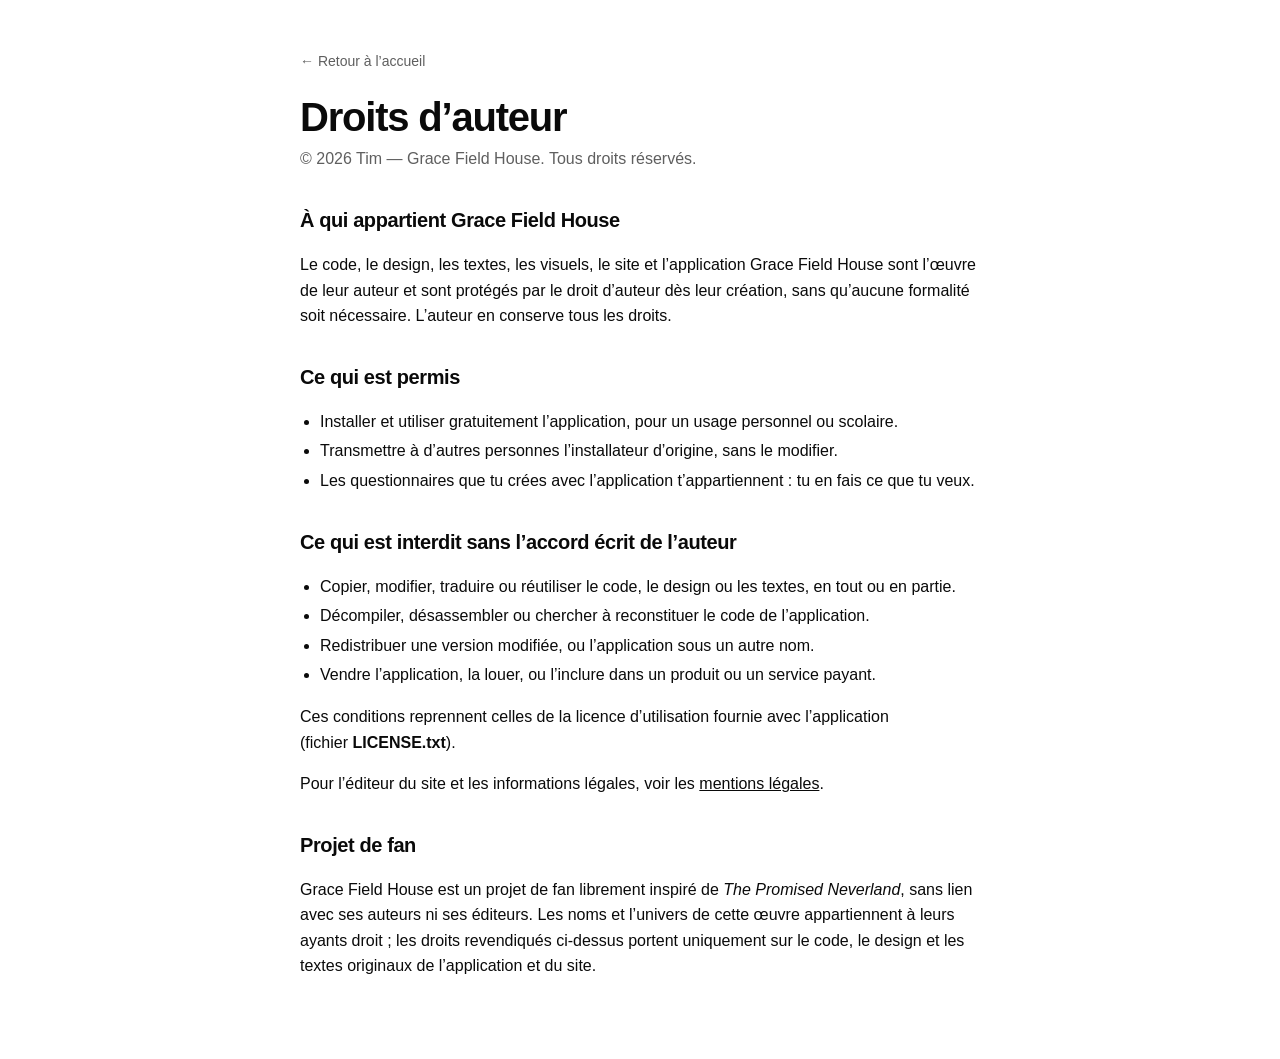
<file: droits-auteur.html>
<!DOCTYPE html>
<html lang="fr" dir="ltr">
<head>
  <meta charset="UTF-8">
  <meta name="viewport" content="width=device-width, initial-scale=1">
  <meta name="robots" content="noindex">
  <title>Droits d’auteur — Grace Field House</title>
  <meta name="description" content="Droits d’auteur de Grace Field House : tous droits réservés.">
  <link rel="icon" href="icon.png">
  <link rel="stylesheet" href="style.css">
  <style>
    .legal { max-width: 760px; margin: 0 auto; padding: 48px clamp(16px, 4vw, 40px) 64px; }
    .legal .back { display: inline-block; margin-bottom: 24px; color: var(--muted); text-decoration: none; font-size: 14px; }
    .legal .back:hover { color: var(--ink); }
    .legal h1 { font-size: clamp(28px, 5vw, 40px); margin: 0 0 8px; }
    .legal .updated { color: var(--muted); margin: 0 0 32px; }
    .legal h2 { font-size: 20px; margin: 32px 0 8px; }
    .legal p, .legal li { line-height: 1.6; color: var(--ink); }
    .legal ul { padding-left: 20px; }
    [dir="rtl"] .legal ul { padding-left: 0; padding-right: 20px; }
    .legal li { margin: 4px 0; }
    .legal a { color: var(--ink); }
  </style>
</head>
<body data-title-key="da.title">
  <main class="legal">
    <a class="back" href="index.html" data-i18n="back">← Retour à l’accueil</a>
    <h1 data-i18n="da.title">Droits d’auteur</h1>
    <p class="updated" data-i18n="da.copy">© 2026 Tim — Grace Field House. Tous droits réservés.</p>

    <h2 data-i18n="da.h1">À qui appartient Grace Field House</h2>
    <p data-i18n="da.p1">Le code, le design, les textes, les visuels, le site et l’application Grace Field House sont l’œuvre de leur auteur et sont protégés par le droit d’auteur dès leur création, sans qu’aucune formalité soit nécessaire. L’auteur en conserve tous les droits.</p>

    <h2 data-i18n="da.h2">Ce qui est permis</h2>
    <ul>
      <li data-i18n="da.c1">Installer et utiliser gratuitement l’application, pour un usage personnel ou scolaire.</li>
      <li data-i18n="da.c2">Transmettre à d’autres personnes l’installateur d’origine, sans le modifier.</li>
      <li data-i18n="da.c3">Les questionnaires que tu crées avec l’application t’appartiennent : tu en fais ce que tu veux.</li>
    </ul>

    <h2 data-i18n="da.h3">Ce qui est interdit sans l’accord écrit de l’auteur</h2>
    <ul>
      <li data-i18n="da.n1">Copier, modifier, traduire ou réutiliser le code, le design ou les textes, en tout ou en partie.</li>
      <li data-i18n="da.n2">Décompiler, désassembler ou chercher à reconstituer le code de l’application.</li>
      <li data-i18n="da.n3">Redistribuer une version modifiée, ou l’application sous un autre nom.</li>
      <li data-i18n="da.n4">Vendre l’application, la louer, ou l’inclure dans un produit ou un service payant.</li>
    </ul>
    <p data-i18n-html="da.lic">Ces conditions reprennent celles de la licence d’utilisation fournie avec l’application (fichier <strong>LICENSE.txt</strong>).</p>
    <p data-i18n-html="da.toml">Pour l’éditeur du site et les informations légales, voir les <a href="mentions-legales.html">mentions légales</a>.</p>

    <h2 data-i18n="da.h4">Projet de fan</h2>
    <p data-i18n-html="da.fan">Grace Field House est un projet de fan librement inspiré de <em>The Promised Neverland</em>, sans lien avec ses auteurs ni ses éditeurs. Les noms et l’univers de cette œuvre appartiennent à leurs ayants droit ; les droits revendiqués ci-dessus portent uniquement sur le code, le design et les textes originaux de l’application et du site.</p>
  </main>
  <script src="legal.js"></script>
</body>
</html>
</file>
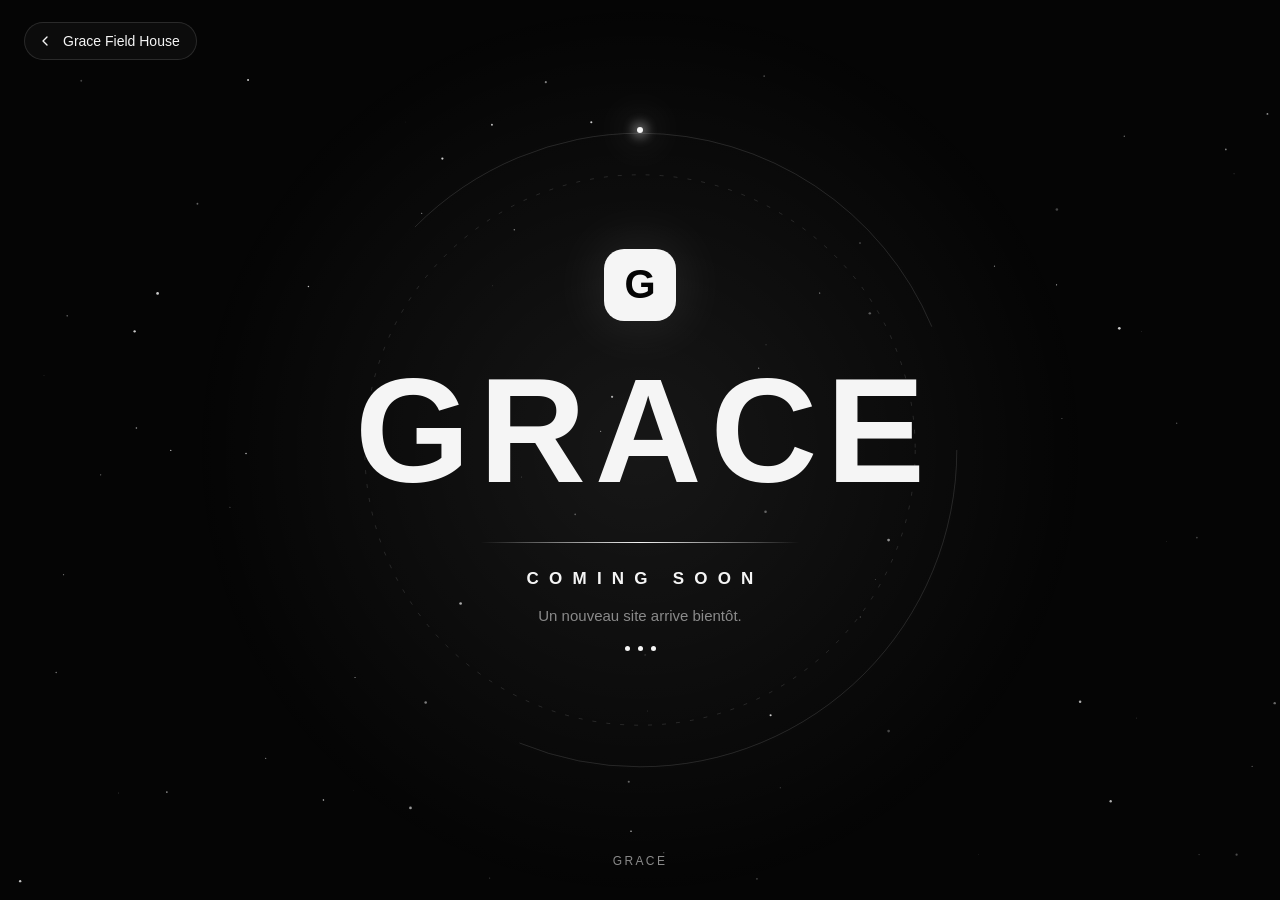
<file: grace.html>
<!DOCTYPE html>
<html lang="fr" dir="ltr">
<head>
  <meta charset="UTF-8">
  <meta name="viewport" content="width=device-width, initial-scale=1">
  <title>Grace — Coming soon</title>
  <meta name="description" content="Grace — coming soon.">
  <link rel="icon" href="icon.png">
  <!-- Page autonome : le futur site Grace la remplacera sans toucher au reste -->
  <style>
    :root {
      --bg: #050505;
      --ink: #f5f5f5;
      --muted: #8a8a8a;
      --line: rgba(255, 255, 255, 0.12);
      --ease: cubic-bezier(0.22, 1, 0.36, 1);
      --font: "Inter", "Segoe UI Variable Display", "Segoe UI", -apple-system, BlinkMacSystemFont, "Helvetica Neue", Arial, sans-serif;
    }

    * { box-sizing: border-box; }

    html, body {
      margin: 0;
      height: 100%;
      overflow: hidden;
      background: var(--bg);
      color: var(--ink);
      font-family: var(--font);
      -webkit-font-smoothing: antialiased;
      -webkit-tap-highlight-color: transparent;
    }

    ::selection { background: var(--ink); color: var(--bg); }

    /* Étoiles (canvas) et lumière qui suit la souris */
    #stars { position: fixed; inset: 0; width: 100%; height: 100%; opacity: 0; animation: fade 2.4s ease 0.2s forwards; }

    .glow {
      position: fixed;
      left: 0;
      top: 0;
      width: 900px;
      height: 900px;
      margin: -450px 0 0 -450px;
      border-radius: 50%;
      background: radial-gradient(closest-side, rgba(255, 255, 255, 0.075), transparent);
      transform: translate3d(50vw, 50vh, 0);
      pointer-events: none;
      opacity: 0;
      animation: fade 2s ease 1.2s forwards;
    }

    .stage {
      position: relative;
      height: 100%;
      display: grid;
      place-items: center;
      text-align: center;
      padding: 24px;
    }

    .center { position: relative; display: grid; place-items: center; }

    /* Anneaux : ils se dessinent, puis tournent lentement */
    .rings {
      position: absolute;
      width: min(78vmin, 640px);
      height: min(78vmin, 640px);
      left: 50%;
      top: 50%;
      transform: translate(-50%, -50%);
      pointer-events: none;
    }
    .rings svg { width: 100%; height: 100%; overflow: visible; }
    .rings circle { fill: none; stroke: var(--line); stroke-width: 1; vector-effect: non-scaling-stroke; }
    .ring-1 { stroke-dasharray: 1600; stroke-dashoffset: 1600; animation: draw 2.2s var(--ease) 0.3s forwards; }
    .ring-2 { stroke-dasharray: 4 10; opacity: 0; animation: fade 1.6s ease 1.4s forwards; }
    .spin { transform-origin: 50% 50%; animation: spin 60s linear infinite; }
    .spin-rev { transform-origin: 50% 50%; animation: spin 90s linear infinite reverse; }

    /* Point lumineux qui fait le tour de l'anneau */
    .orbit {
      position: absolute;
      inset: 0;
      animation: spin 9s linear infinite;
      opacity: 0;
      animation: spin 9s linear infinite, fade 1s ease 2.2s forwards;
    }
    .orbit::before {
      content: "";
      position: absolute;
      left: 50%;
      top: 0;
      width: 6px;
      height: 6px;
      margin: -3px 0 0 -3px;
      border-radius: 50%;
      background: var(--ink);
      box-shadow: 0 0 12px 3px rgba(255, 255, 255, 0.6), 0 0 40px 10px rgba(255, 255, 255, 0.15);
    }

    /* Monogramme */
    .mark {
      width: 72px;
      height: 72px;
      display: grid;
      place-items: center;
      border-radius: 20px;
      background: var(--ink);
      color: var(--bg);
      font-weight: 700;
      font-size: 40px;
      opacity: 0;
      transform: scale(0.4) rotate(-20deg);
      animation: pop 1s cubic-bezier(0.2, 0.9, 0.25, 1.25) 0.6s forwards;
      box-shadow: 0 0 60px rgba(255, 255, 255, 0.12);
    }

    /* « GRACE » : chaque lettre sort de son masque, l'espacement se resserre */
    .word {
      margin: 30px 0 0;
      display: flex;
      justify-content: center;
      font-size: clamp(56px, 13vw, 148px);
      font-weight: 700;
      line-height: 1;
      letter-spacing: 0.5em;
      margin-right: -0.5em; /* compense l'espacement après la dernière lettre */
      animation: tighten 2.4s var(--ease) 1s forwards;
      direction: ltr;
    }
    .word span { display: inline-block; overflow: hidden; padding: 0.04em 0 0.08em; }
    .word i {
      display: inline-block;
      font-style: normal;
      transform: translateY(110%);
      animation: rise 1.1s var(--ease) forwards;
      background: linear-gradient(110deg, var(--ink) 42%, #ffffff 50%, var(--ink) 58%) 100% 0 / 260% 100% no-repeat;
      -webkit-background-clip: text;
      background-clip: text;
      color: transparent;
    }
    .word span:nth-child(1) i { animation-delay: 1.05s; }
    .word span:nth-child(2) i { animation-delay: 1.15s; }
    .word span:nth-child(3) i { animation-delay: 1.25s; }
    .word span:nth-child(4) i { animation-delay: 1.35s; }
    .word span:nth-child(5) i { animation-delay: 1.45s; }
    /* Reflet qui balaie le mot, puis revient de temps en temps */
    .word.shine i { animation: sheen 1.6s ease-in-out forwards; }
    .word.shine span:nth-child(2) i { animation-delay: 0.06s; }
    .word.shine span:nth-child(3) i { animation-delay: 0.12s; }
    .word.shine span:nth-child(4) i { animation-delay: 0.18s; }
    .word.shine span:nth-child(5) i { animation-delay: 0.24s; }
    .word.shine i { transform: none; }

    /* Trait qui s'étire sous le mot */
    .rule {
      width: min(320px, 60vw);
      height: 1px;
      margin: 26px auto 0;
      background: linear-gradient(90deg, transparent, var(--ink), transparent);
      transform: scaleX(0);
      animation: stretch 1.4s var(--ease) 2.1s forwards;
    }

    /* « COMING SOON » : les lettres s'allument une à une */
    .soon {
      margin: 26px 0 0;
      font-size: clamp(13px, 2.2vw, 17px);
      font-weight: 600;
      letter-spacing: 0.6em;
      margin-right: -0.6em;
      text-transform: uppercase;
      direction: ltr;
    }
    .soon b { font-weight: inherit; opacity: 0; display: inline-block; filter: blur(6px); animation: light 0.7s ease forwards; }

    .sub {
      margin: 18px 0 0;
      font-size: 15px;
      color: var(--muted);
      opacity: 0;
      transform: translateY(8px);
      animation: in 1s var(--ease) 3.5s forwards;
    }

    /* Points qui pulsent */
    .dots { display: flex; gap: 8px; justify-content: center; margin-top: 22px; opacity: 0; animation: in 1s var(--ease) 3.7s forwards; }
    .dots i { width: 5px; height: 5px; border-radius: 50%; background: var(--ink); animation: pulse 1.6s ease-in-out infinite; }
    .dots i:nth-child(2) { animation-delay: 0.2s; }
    .dots i:nth-child(3) { animation-delay: 0.4s; }

    /* Retour */
    .back {
      position: fixed;
      top: 22px;
      left: 24px;
      display: inline-flex;
      align-items: center;
      gap: 10px;
      padding: 10px 16px 10px 12px;
      color: var(--ink);
      text-decoration: none;
      font-size: 14px;
      border: 1px solid var(--line);
      border-radius: 999px;
      background: rgba(255, 255, 255, 0.03);
      opacity: 0;
      transform: translateY(-8px);
      animation: in 1s var(--ease) 3.9s forwards;
      transition: background 0.3s var(--ease), border-color 0.3s var(--ease);
      z-index: 2;
    }
    .back:hover { background: rgba(255, 255, 255, 0.08); border-color: rgba(255, 255, 255, 0.3); }
    .back:focus-visible { outline: 2px solid var(--ink); outline-offset: 3px; }
    .back svg { width: 16px; height: 16px; fill: none; stroke: currentColor; stroke-width: 2; stroke-linecap: round; stroke-linejoin: round; transition: transform 0.35s var(--ease); }
    .back:hover svg { transform: translateX(-3px); }
    [dir="rtl"] .back { left: auto; right: 24px; padding: 10px 12px 10px 16px; }
    [dir="rtl"] .back svg { transform: scaleX(-1); }
    [dir="rtl"] .back:hover svg { transform: scaleX(-1) translateX(-3px); }

    .foot {
      position: fixed;
      bottom: 20px;
      left: 0;
      right: 0;
      text-align: center;
      font-size: 12px;
      letter-spacing: 0.2em;
      color: var(--muted);
      opacity: 0;
      animation: fade 1.2s ease 4.2s forwards;
    }

    /* Rideau d'entrée : un fondu depuis le noir total */
    .curtain { position: fixed; inset: 0; background: #000; z-index: 5; pointer-events: none; animation: lift 1.2s ease 0.05s forwards; }

    @keyframes lift { to { opacity: 0; visibility: hidden; } }
    @keyframes fade { to { opacity: 1; } }
    @keyframes draw { to { stroke-dashoffset: 0; } }
    @keyframes spin { to { transform: rotate(360deg); } }
    @keyframes pop { to { opacity: 1; transform: none; } }
    @keyframes rise { to { transform: none; } }
    @keyframes tighten { to { letter-spacing: 0.06em; margin-right: -0.06em; } }
    @keyframes stretch { to { transform: scaleX(1); } }
    @keyframes light { to { opacity: 1; filter: none; } }
    @keyframes in { to { opacity: 1; transform: none; } }
    @keyframes pulse { 0%, 100% { opacity: 0.2; transform: scale(0.8); } 50% { opacity: 1; transform: scale(1); } }
    @keyframes sheen { from { background-position: 100% 0; } to { background-position: 0% 0; } }

    @media (max-width: 520px) {
      .back { top: 14px; left: 14px; }
      [dir="rtl"] .back { right: 14px; }
      .mark { width: 60px; height: 60px; font-size: 32px; border-radius: 16px; }
    }

    /* Animations réduites : tout est affiché d'emblée */
    @media (prefers-reduced-motion: reduce) {
      *, *::before { animation: none !important; transition: none !important; }
      .curtain { display: none; }
      #stars, .glow, .orbit, .ring-2, .mark, .sub, .dots, .back, .foot, .soon b { opacity: 1 !important; transform: none !important; filter: none !important; }
      .ring-1 { stroke-dashoffset: 0; }
      .word { letter-spacing: 0.06em; margin-right: -0.06em; }
      .word i { transform: none; }
      .rule { transform: none; }
    }
  </style>
  <script>
    // Langue choisie sur le site (même réglage que les autres pages)
    (function () {
      var lang = 'fr';
      try { lang = localStorage.getItem('gfh-site-lang') || 'fr'; } catch (e) {}
      document.documentElement.lang = lang;
      document.documentElement.dir = lang === 'ar' ? 'rtl' : 'ltr';
    })();
  </script>
</head>
<body>
  <div class="curtain" aria-hidden="true"></div>
  <canvas id="stars" aria-hidden="true"></canvas>
  <div class="glow" aria-hidden="true"></div>

  <a class="back" href="index.html">
    <svg viewBox="0 0 24 24" aria-hidden="true"><path d="M15 18l-6-6 6-6"/></svg>
    <span id="back-text">Grace Field House</span>
  </a>

  <main class="stage">
    <div class="center">
      <div class="rings" aria-hidden="true">
        <svg viewBox="0 0 200 200">
          <g class="spin"><circle class="ring-1" cx="100" cy="100" r="99" pathLength="1600"/></g>
          <g class="spin-rev"><circle class="ring-2" cx="100" cy="100" r="86"/></g>
        </svg>
        <div class="orbit"></div>
      </div>

      <div class="mark" aria-hidden="true">G</div>
      <h1 class="word" aria-label="Grace"><span><i>G</i></span><span><i>R</i></span><span><i>A</i></span><span><i>C</i></span><span><i>E</i></span></h1>
      <div class="rule" aria-hidden="true"></div>
      <p class="soon" aria-label="Coming soon" id="soon">Coming soon</p>
      <p class="sub" id="sub">Un nouveau site arrive bientôt.</p>
      <div class="dots" aria-hidden="true"><i></i><i></i><i></i></div>
    </div>
  </main>

  <p class="foot">GRACE</p>

  <script>
    (function () {
      var TEXT = {
        fr: { sub: 'Un nouveau site arrive bientôt.', back: 'Grace Field House' },
        en: { sub: 'A new website is on its way.', back: 'Grace Field House' },
        ja: { sub: '新しいサイトをまもなく公開します。', back: 'Grace Field House' },
        zh: { sub: '全新网站即将上线。', back: 'Grace Field House' },
        ar: { sub: 'موقع جديد قادم قريبًا.', back: 'Grace Field House' },
      };
      var lang = document.documentElement.lang;
      var t = TEXT[lang] || TEXT.fr;
      document.getElementById('sub').textContent = t.sub;
      document.getElementById('back-text').textContent = t.back;

      var reduced = matchMedia('(prefers-reduced-motion: reduce)').matches;

      // « COMING SOON » : une lettre après l'autre
      var soon = document.getElementById('soon');
      var letters = soon.textContent;
      soon.textContent = '';
      for (var i = 0; i < letters.length; i++) {
        var b = document.createElement('b');
        b.textContent = letters[i] === ' ' ? ' ' : letters[i];
        b.setAttribute('aria-hidden', 'true');
        b.style.animationDelay = (2.5 + i * 0.06) + 's';
        soon.appendChild(b);
      }

      if (reduced) return;

      // Reflet sur « GRACE » : une fois l'entrée finie, puis toutes les 6 secondes
      var word = document.querySelector('.word');
      function shine() {
        word.classList.remove('shine');
        void word.offsetWidth; // relance l'animation
        word.classList.add('shine');
      }
      setTimeout(function () { shine(); setInterval(shine, 6000); }, 3300);

      // Lumière qui suit la souris (déplacement seulement, calculé par la carte graphique)
      var glow = document.querySelector('.glow');
      var gx = innerWidth / 2, gy = innerHeight / 2, tx = gx, ty = gy, moving = false;
      function follow() {
        gx += (tx - gx) * 0.08;
        gy += (ty - gy) * 0.08;
        glow.style.transform = 'translate3d(' + gx.toFixed(1) + 'px,' + gy.toFixed(1) + 'px,0)';
        if (Math.abs(tx - gx) > 0.5 || Math.abs(ty - gy) > 0.5) requestAnimationFrame(follow);
        else moving = false;
      }
      addEventListener('pointermove', function (e) {
        tx = e.clientX; ty = e.clientY;
        if (!moving) { moving = true; requestAnimationFrame(follow); }
      }, { passive: true });

      // Ciel étoilé : peu d'étoiles, qui dérivent et scintillent ; pause quand l'onglet est caché
      var canvas = document.getElementById('stars');
      var ctx = canvas.getContext('2d');
      var stars = [], w = 0, h = 0, dpr = Math.min(devicePixelRatio || 1, 2), last = 0;
      function size() {
        w = innerWidth; h = innerHeight;
        canvas.width = w * dpr; canvas.height = h * dpr;
        ctx.setTransform(dpr, 0, 0, dpr, 0, 0);
        var count = Math.round(Math.min(110, (w * h) / 14000));
        stars = [];
        for (var i = 0; i < count; i++) {
          stars.push({ x: Math.random() * w, y: Math.random() * h, r: Math.random() * 1.2 + 0.2, s: Math.random() * 0.15 + 0.03, p: Math.random() * Math.PI * 2 });
        }
      }
      function draw(now) {
        if (document.hidden) { last = now; requestAnimationFrame(draw); return; }
        var dt = Math.min((now - last) / 16.7, 3);
        last = now;
        ctx.clearRect(0, 0, w, h);
        for (var i = 0; i < stars.length; i++) {
          var s = stars[i];
          s.y -= s.s * dt;
          s.p += 0.02 * dt;
          if (s.y < -2) { s.y = h + 2; s.x = Math.random() * w; }
          ctx.globalAlpha = 0.25 + 0.55 * (0.5 + 0.5 * Math.sin(s.p));
          ctx.beginPath();
          ctx.arc(s.x, s.y, s.r, 0, 6.283);
          ctx.fillStyle = '#fff';
          ctx.fill();
        }
        requestAnimationFrame(draw);
      }
      size();
      addEventListener('resize', size);
      requestAnimationFrame(function (n) { last = n; draw(n); });
    })();
  </script>
</body>
</html>
</file>
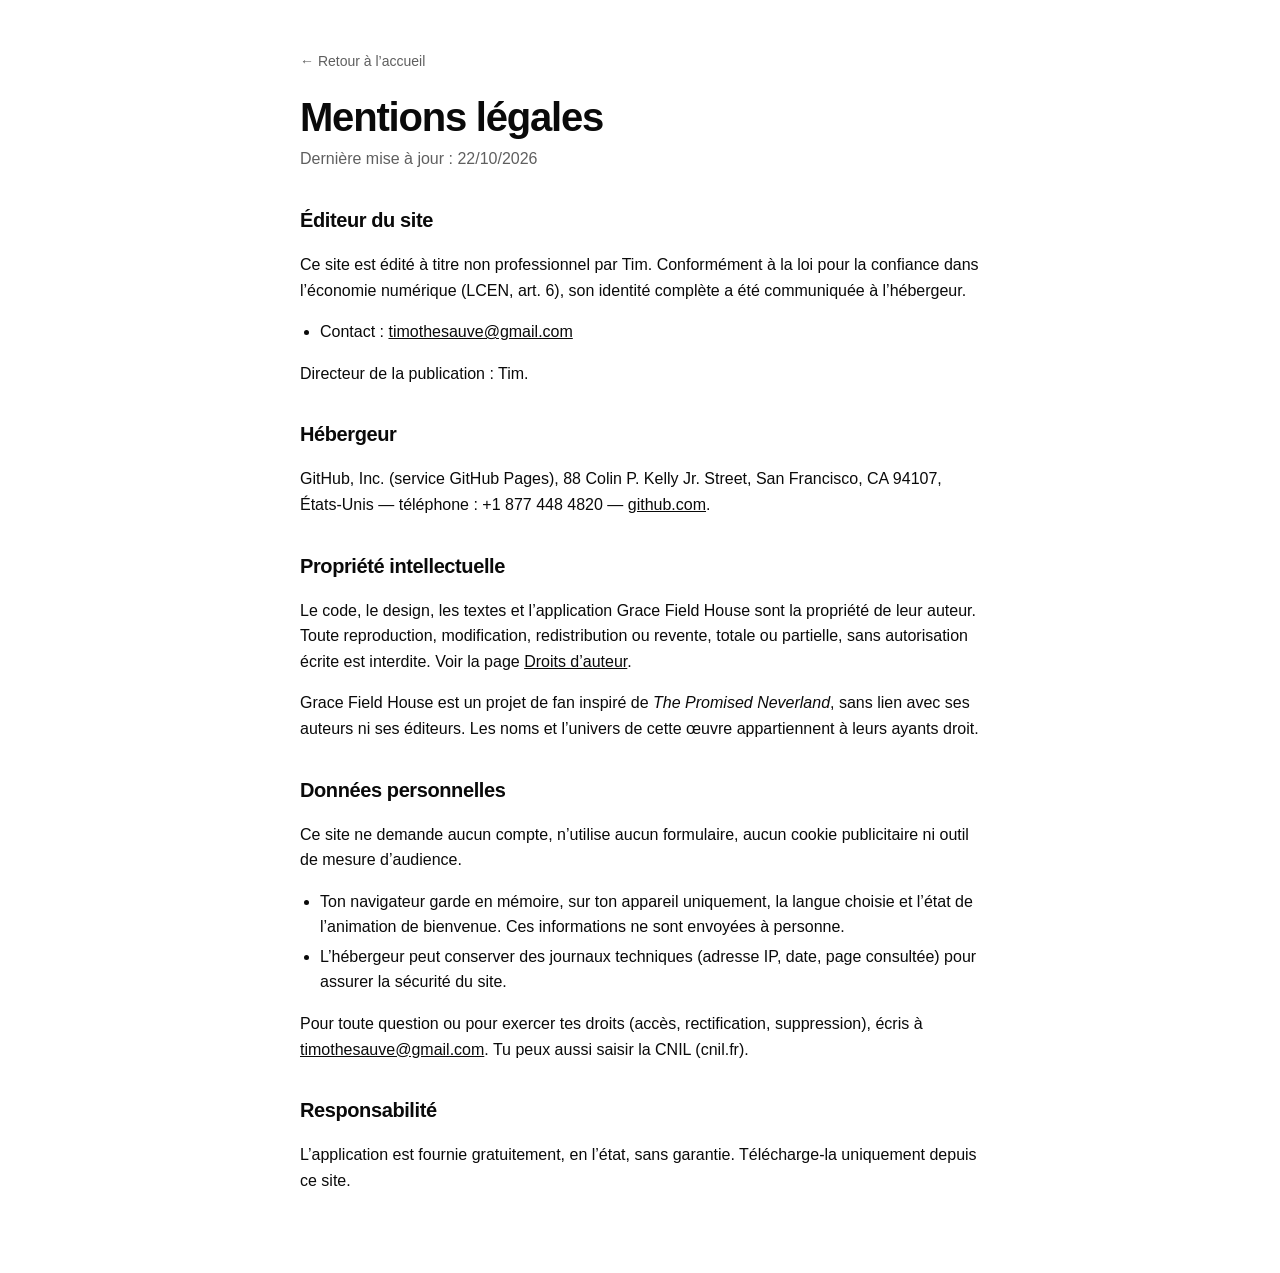
<file: mentions-legales.html>
<!DOCTYPE html>
<html lang="fr" dir="ltr">
<head>
  <meta charset="UTF-8">
  <meta name="viewport" content="width=device-width, initial-scale=1">
  <meta name="robots" content="noindex">
  <title>Mentions légales — Grace Field House</title>
  <meta name="description" content="Mentions légales du site Grace Field House.">
  <link rel="icon" href="icon.png">
  <link rel="stylesheet" href="style.css">
  <style>
    .legal { max-width: 760px; margin: 0 auto; padding: 48px clamp(16px, 4vw, 40px) 64px; }
    .legal .back { display: inline-block; margin-bottom: 24px; color: var(--muted); text-decoration: none; font-size: 14px; }
    .legal .back:hover { color: var(--ink); }
    .legal h1 { font-size: clamp(28px, 5vw, 40px); margin: 0 0 8px; }
    .legal .updated { color: var(--muted); margin: 0 0 32px; }
    .legal h2 { font-size: 20px; margin: 32px 0 8px; }
    .legal p, .legal li { line-height: 1.6; color: var(--ink); }
    .legal ul { padding-left: 20px; }
    [dir="rtl"] .legal ul { padding-left: 0; padding-right: 20px; }
    .legal li { margin: 4px 0; }
    .legal a { color: var(--ink); }
  </style>
</head>
<body data-title-key="ml.title">
  <main class="legal">
    <a class="back" href="index.html" data-i18n="back">← Retour à l’accueil</a>
    <h1 data-i18n="ml.title">Mentions légales</h1>
    <p class="updated" data-i18n="ml.updated">Dernière mise à jour : 22/10/2026</p>

    <h2 data-i18n="ml.h1">Éditeur du site</h2>
    <p data-i18n="ml.ed">Ce site est édité à titre non professionnel par Tim. Conformément à la loi pour la confiance dans l’économie numérique (LCEN, art. 6), son identité complète a été communiquée à l’hébergeur.</p>
    <ul>
      <li data-i18n-html="ml.contact">Contact : <a href="mailto:timothesauve@gmail.com">timothesauve@gmail.com</a></li>
    </ul>
    <p data-i18n="ml.dir">Directeur de la publication : Tim.</p>

    <h2 data-i18n="ml.h2">Hébergeur</h2>
    <p data-i18n-html="ml.host">GitHub, Inc. (service GitHub Pages), 88 Colin P. Kelly Jr. Street, San Francisco, CA 94107, États-Unis — téléphone : +1 877 448 4820 — <a href="https://github.com">github.com</a>.</p>

    <h2 data-i18n="ml.h3">Propriété intellectuelle</h2>
    <p data-i18n-html="ml.ip1">Le code, le design, les textes et l’application Grace Field House sont la propriété de leur auteur. Toute reproduction, modification, redistribution ou revente, totale ou partielle, sans autorisation écrite est interdite. Voir la page <a href="droits-auteur.html">Droits d’auteur</a>.</p>
    <p data-i18n-html="ml.ip2">Grace Field House est un projet de fan inspiré de <em>The Promised Neverland</em>, sans lien avec ses auteurs ni ses éditeurs. Les noms et l’univers de cette œuvre appartiennent à leurs ayants droit.</p>

    <h2 data-i18n="ml.h4">Données personnelles</h2>
    <p data-i18n="ml.data">Ce site ne demande aucun compte, n’utilise aucun formulaire, aucun cookie publicitaire ni outil de mesure d’audience.</p>
    <ul>
      <li data-i18n="ml.d1">Ton navigateur garde en mémoire, sur ton appareil uniquement, la langue choisie et l’état de l’animation de bienvenue. Ces informations ne sont envoyées à personne.</li>
      <li data-i18n="ml.d3">L’hébergeur peut conserver des journaux techniques (adresse IP, date, page consultée) pour assurer la sécurité du site.</li>
    </ul>
    <p data-i18n-html="ml.rights">Pour toute question ou pour exercer tes droits (accès, rectification, suppression), écris à <a href="mailto:timothesauve@gmail.com">timothesauve@gmail.com</a>. Tu peux aussi saisir la CNIL (cnil.fr).</p>

    <h2 data-i18n="ml.h5">Responsabilité</h2>
    <p data-i18n="ml.resp">L’application est fournie gratuitement, en l’état, sans garantie. Télécharge-la uniquement depuis ce site.</p>
  </main>
  <script src="legal.js"></script>
</body>
</html>
</file>
<file: style.css>
:root {
  --bg: #ffffff;
  --bg-soft: #f6f6f6;
  --ink: #0a0a0a;
  --muted: #5f5f5f;
  --line: #e6e6e6;
  --radius: 14px;
  --ease: cubic-bezier(0.22, 1, 0.36, 1);
  --font: "Inter", "Segoe UI Variable Text", "Segoe UI", -apple-system, BlinkMacSystemFont, "Helvetica Neue", Arial, sans-serif;
}

@media (prefers-color-scheme: dark) {
  :root {
    --bg: #0a0a0a;
    --bg-soft: #141414;
    --ink: #f5f5f5;
    --muted: #9a9a9a;
    --line: #262626;
  }
}

* { box-sizing: border-box; }

html {
  scroll-behavior: smooth;
  scroll-padding-top: 84px; /* les ancres ne passent pas sous l'en-tête */
  /* Pas de barre de défilement visible (le défilement reste possible) */
  scrollbar-width: none;
  -webkit-tap-highlight-color: transparent;
  text-size-adjust: 100%;
}

html::-webkit-scrollbar { display: none; }

body {
  margin: 0;
  overflow-x: clip;
  background: var(--bg);
  color: var(--ink);
  font-family: var(--font);
  font-size: 16px;
  line-height: 1.6;
  -webkit-font-smoothing: antialiased;
  -moz-osx-font-smoothing: grayscale;
}

::selection { background: var(--ink); color: var(--bg); }

h1, h2, h3 { text-wrap: balance; }
p, li { text-wrap: pretty; }

img { display: block; }
.brand img, .hero-icon { user-select: none; -webkit-user-drag: none; }
.hero-icon { margin: 0 auto; }

a { color: inherit; }

a:focus-visible, summary:focus-visible {
  outline: 2px solid var(--ink);
  outline-offset: 3px;
  border-radius: 6px;
}

code {
  font-family: "Cascadia Mono", Consolas, ui-monospace, monospace;
  font-size: 0.9em;
  background: var(--bg-soft);
  border: 1px solid var(--line);
  border-radius: 6px;
  padding: 1px 6px;
}

/* En-tête */
.top {
  position: sticky;
  top: 0;
  z-index: 10;
  display: flex;
  align-items: center;
  justify-content: space-between;
  gap: 16px;
  padding: 14px clamp(16px, 4vw, 40px);
  background: var(--bg);
  background: color-mix(in srgb, var(--bg) 96%, transparent);
  border-bottom: 1px solid var(--line);
}

.brand {
  display: flex;
  align-items: center;
  gap: 10px;
  font-weight: 600;
  text-decoration: none;
}

.brand img { border-radius: 7px; }

.top nav {
  display: flex;
  align-items: center;
  gap: 24px;
  font-size: 14px;
}

.top nav a:not(.btn) {
  color: var(--muted);
  text-decoration: none;
}

.top nav a:not(.btn):hover { color: var(--ink); }

/* Boutons */
.btn {
  display: inline-flex;
  align-items: center;
  justify-content: center;
  gap: 10px;
  border-radius: 999px;
  font-weight: 600;
  text-decoration: none;
  transition: transform 0.15s ease, background 0.15s ease, opacity 0.15s ease;
}

.btn:hover { transform: translateY(-1px); }
.btn:active { transform: none; }

.btn-primary {
  background: var(--ink);
  color: var(--bg);
  padding: 16px 30px;
  font-size: 17px;
}

.btn-primary:hover { opacity: 0.88; }

.btn-primary svg {
  width: 20px;
  height: 20px;
  fill: none;
  stroke: currentColor;
  stroke-width: 2;
  stroke-linecap: round;
  stroke-linejoin: round;
}

.btn-ghost {
  border: 1px solid var(--line);
  padding: 15px 26px;
  font-size: 16px;
}

.btn-ghost:hover { background: var(--bg-soft); }

.btn-small {
  background: var(--ink);
  color: var(--bg);
  padding: 8px 18px;
  font-size: 14px;
}

/* Accueil */
main { max-width: 1040px; margin: 0 auto; padding: 0 clamp(16px, 4vw, 40px); }

.hero {
  text-align: center;
  padding: clamp(64px, 12vw, 120px) 0 clamp(56px, 9vw, 96px);
}

.hero-icon {
  border-radius: 22px;
  box-shadow: 0 12px 40px rgba(0, 0, 0, 0.12);
}

h1 {
  margin: 28px 0 14px;
  font-size: clamp(38px, 7vw, 64px);
  line-height: 1.05;
  letter-spacing: -0.03em;
}

.lead {
  margin: 0 auto;
  max-width: 600px;
  font-size: clamp(17px, 2.2vw, 20px);
  color: var(--muted);
}

.cta {
  display: flex;
  flex-wrap: wrap;
  justify-content: center;
  gap: 12px;
  margin-top: 36px;
}

.meta {
  margin-top: 18px;
  font-size: 13px;
  color: var(--muted);
  font-variant-numeric: tabular-nums;
}

.warn-os {
  display: none;
  max-width: 520px;
  margin: 28px auto 0;
  padding: 12px 16px;
  border: 1px solid var(--line);
  border-radius: var(--radius);
  background: var(--bg-soft);
  font-size: 14px;
}

.not-windows .warn-os { display: block; }

/* Sections */
.section {
  padding: clamp(48px, 8vw, 80px) 0;
  border-top: 1px solid var(--line);
}

h2 {
  margin: 0 0 28px;
  font-size: clamp(26px, 4vw, 34px);
  letter-spacing: -0.02em;
}

h3 {
  margin: 0 0 6px;
  font-size: 17px;
}

.grid {
  display: grid;
  grid-template-columns: repeat(auto-fit, minmax(260px, 1fr));
  gap: 16px;
}

.card {
  padding: 24px;
  border: 1px solid var(--line);
  border-radius: var(--radius);
  transition: border-color 0.15s ease, transform 0.15s ease;
}

.card:hover { border-color: var(--muted); }

.card p, .steps p { margin: 0; color: var(--muted); font-size: 15px; }

/* Étapes */
.steps {
  list-style: none;
  margin: 0;
  padding: 0;
  display: grid;
  grid-template-columns: repeat(auto-fit, minmax(260px, 1fr));
  gap: 16px;
}

.steps li {
  display: flex;
  gap: 16px;
  padding: 24px;
  border-radius: var(--radius);
  background: var(--bg-soft);
}

.num {
  flex: none;
  display: grid;
  place-items: center;
  width: 32px;
  height: 32px;
  border-radius: 50%;
  background: var(--ink);
  color: var(--bg);
  font-weight: 600;
  font-size: 15px;
}

.note {
  margin: 20px 0 0;
  font-size: 14px;
  color: var(--muted);
}

/* Bon à savoir + questions */
.split {
  display: grid;
  grid-template-columns: repeat(auto-fit, minmax(300px, 1fr));
  gap: 48px;
}

.list {
  list-style: none;
  margin: 0;
  padding: 0;
}

.list li {
  padding: 12px 0;
  border-bottom: 1px solid var(--line);
  color: var(--muted);
  font-size: 15px;
}

.list strong { color: var(--ink); }

details {
  border-bottom: 1px solid var(--line);
  padding: 14px 0;
}

summary {
  cursor: pointer;
  font-weight: 600;
  list-style: none;
  display: flex;
  justify-content: space-between;
  gap: 12px;
}

summary::-webkit-details-marker { display: none; }
summary::after { content: "+"; color: var(--muted); font-weight: 400; }
details[open] summary::after { content: "–"; }

details p { margin: 10px 0 0; color: var(--muted); font-size: 15px; }

/* Fin */
.final {
  text-align: center;
  padding: clamp(56px, 9vw, 96px) 0;
  border-top: 1px solid var(--line);
}

.foot {
  border-top: 1px solid var(--line);
  padding: 24px clamp(16px, 4vw, 40px);
  text-align: center;
  font-size: 13px;
  color: var(--muted);
}

@keyframes rise {
  from { opacity: 0; transform: translateY(12px); }
  to { opacity: 1; transform: none; }
}

@media (prefers-reduced-motion: reduce) {
  html { scroll-behavior: auto; }
  .hero { animation: none; }
  .btn, .card { transition: none; }
}

@media (max-width: 640px) {
  .top nav a:not(.btn) { display: none; }
  .btn-primary, .btn-ghost { width: 100%; }
}

/* ───────────── Animations ───────────── */

/* Halo doux derrière l'accueil, qui respire lentement */
.hero { position: relative; isolation: isolate; }
.hero::before {
  content: "";
  position: absolute;
  inset: -10% 10% auto;
  height: 520px;
  z-index: -1;
  background:
    radial-gradient(closest-side at 35% 45%, color-mix(in srgb, var(--ink) 9%, transparent), transparent),
    radial-gradient(closest-side at 65% 55%, color-mix(in srgb, var(--ink) 6%, transparent), transparent);

  animation: breathe 1.6s var(--ease) both;
}

/* L'icône arrive en tournant légèrement, puis flotte */
.hero-icon {
  animation: icon-in 0.9s cubic-bezier(0.2, 0.9, 0.25, 1.2) both, float 6s ease-in-out 1s infinite;
}

/* Le titre et le texte arrivent l'un après l'autre */
.hero h1, .hero .lead, .hero .warn-os, .hero .cta, .hero .meta {
  animation: rise 0.8s cubic-bezier(0.2, 0.8, 0.2, 1) both;
}
.hero h1 { animation-delay: 0.15s; }
.hero .lead { animation-delay: 0.3s; }
.hero .warn-os { animation-delay: 0.4s; }
.hero .cta { animation-delay: 0.45s; }
.hero .meta { animation-delay: 0.6s; }

/* Reflet qui traverse le titre de temps en temps */
.hero h1 {
  background: linear-gradient(110deg, var(--ink) 40%, var(--muted) 50%, var(--ink) 60%) 100% 0 / 250% 100% no-repeat;
  -webkit-background-clip: text;
  background-clip: text;
  color: transparent;
  animation: rise 0.8s cubic-bezier(0.2, 0.8, 0.2, 1) 0.15s both, sheen 2.2s ease-in-out 1.2s both;
}

/* Bouton principal : reflet au survol et léger halo */
.btn-primary { position: relative; overflow: hidden; }
.btn-primary::after {
  content: "";
  position: absolute;
  inset: 0;
  background: linear-gradient(110deg, transparent 30%, color-mix(in srgb, var(--bg) 35%, transparent) 50%, transparent 70%);
  transform: translateX(-120%);
  transition: transform 0.7s ease;
}
.btn-primary:hover::after { transform: translateX(120%); }
.btn-primary:hover { box-shadow: 0 10px 30px color-mix(in srgb, var(--ink) 25%, transparent); }
.btn-primary svg { transition: transform 0.25s ease; }
.btn-primary:hover svg { transform: translateY(2px); }

/* En-tête : une ombre apparaît quand on fait défiler */
.top { transition: box-shadow 0.3s ease; }
.scrolled .top { box-shadow: 0 6px 24px rgba(0, 0, 0, 0.08); }

/* Apparition des blocs au défilement, en cascade */
.js .reveal {
  opacity: 0;
  transform: translateY(24px);
  transition: opacity 0.7s ease, transform 0.7s cubic-bezier(0.2, 0.8, 0.2, 1);
}
.js .reveal.visible { opacity: 1; transform: none; }

/* Cartes : légère inclinaison qui suit la souris (réglée par script.js) */
.card {
  transform: perspective(700px) rotateX(var(--rx, 0deg)) rotateY(var(--ry, 0deg)) translateY(var(--ty, 0));
  transition: border-color 0.2s ease, transform 0.2s ease, box-shadow 0.2s ease;
}
.card:hover { --ty: -3px; box-shadow: 0 14px 34px rgba(0, 0, 0, 0.08); }

/* Numéros des étapes : une onde quand l'étape apparaît */
.num { position: relative; }
.visible .num::after {
  content: "";
  position: absolute;
  inset: 0;
  border-radius: 50%;
  border: 2px solid var(--ink);
  animation: ping 1.2s ease-out calc(var(--d, 0ms) + 0.3s) both;
}

/* Questions : la réponse se déplie en douceur */
details[open] p { animation: rise 0.35s ease both; }
summary::after { transition: transform 0.25s ease; }
details[open] summary::after { transform: rotate(180deg); }

@keyframes icon-in {
  from { opacity: 0; transform: scale(0.6) rotate(-12deg); }
  to { opacity: 1; transform: none; }
}
@keyframes float {
  0%, 100% { transform: translateY(0); }
  50% { transform: translateY(-8px); }
}
@keyframes breathe {
  from { transform: scale(0.95) translateX(-3%); opacity: 0.8; }
  to { transform: scale(1.08) translateX(3%); opacity: 1; }
}
@keyframes sheen {
  0%, 70% { background-position: 100% 0; }
  100% { background-position: 0% 0; } /* reste dans le dégradé : le titre ne devient jamais transparent */
}
@keyframes ping {
  from { opacity: 0.6; transform: scale(1); }
  to { opacity: 0; transform: scale(1.8); }
}

@media (prefers-reduced-motion: reduce) {
  .hero::before, .hero-icon, .hero h1, .hero .lead, .hero .warn-os, .hero .cta, .hero .meta,
  .visible .num::after, details[open] p { animation: none !important; }
  .js .reveal { opacity: 1; transform: none; transition: none; }
  .card { transform: none !important; }
  .btn-primary::after { display: none; }
}

/* ───────────── Finitions ───────────── */

:root { interpolate-size: allow-keywords; } /* permet d'animer vers height: auto */

/* Liens de l'en-tête : soulignement qui se dessine */
.top nav a:not(.btn) {
  position: relative;
  transition: color 0.3s var(--ease);
}
.top nav a:not(.btn)::after {
  content: "";
  position: absolute;
  left: 0;
  right: 0;
  bottom: -4px;
  height: 1px;
  background: currentColor;
  transform: scaleX(0);
  transform-origin: right;
  transition: transform 0.4s var(--ease);
}
.top nav a:not(.btn):hover::after { transform: scaleX(1); transform-origin: left; }

.brand img { transition: transform 0.5s var(--ease); }
.brand:hover img { transform: rotate(-8deg) scale(1.06); }

/* Boutons : mouvements plus doux, petit enfoncement au clic */
.btn {
  transition: transform 0.35s var(--ease), background 0.3s var(--ease), opacity 0.3s var(--ease), box-shadow 0.4s var(--ease);
}
.btn:active { transform: scale(0.97); transition-duration: 0.1s; }
.btn-primary::after { transition: transform 0.9s var(--ease); }

/* Cartes et étapes */
.card {
  transition: border-color 0.3s var(--ease), transform 0.5s var(--ease), box-shadow 0.5s var(--ease);

}
.card.tilting { transition: transform 0.12s linear, border-color 0.3s var(--ease), box-shadow 0.5s var(--ease); }
.steps li { transition: transform 0.5s var(--ease), background 0.3s var(--ease); }
.steps li:hover { transform: translateY(-2px); }

/* Apparitions au défilement, plus longues et plus souples */
.js .reveal {
  transform: translateY(28px) scale(0.985);
  transition: opacity 0.9s var(--ease), transform 0.9s var(--ease);
  transition-delay: var(--d, 0ms);
}

/* Questions : la réponse s'ouvre et se ferme en douceur */
details::details-content {
  height: 0;
  overflow: clip;
  transition: height 0.4s var(--ease), content-visibility 0.4s allow-discrete;
}
details[open]::details-content { height: auto; }
summary { transition: color 0.3s var(--ease); }
summary:hover { color: var(--muted); }
summary::after { transition: transform 0.4s var(--ease); }
details[open] p { animation: none; }

/* Ombre de l'en-tête plus progressive */
.top { transition: box-shadow 0.5s var(--ease), background 0.5s var(--ease); }

@media (prefers-reduced-motion: reduce) {
  details::details-content { transition: none; }
  .steps li:hover, .brand:hover img { transform: none; }
}

/* ───────────── Robustesse ───────────── */

/* Halo animé : calculé par la carte graphique, sans recalculer la page */
.hero::before { pointer-events: none; }

/* Navigateur sans texte en dégradé : titre normal */
@supports not ((-webkit-background-clip: text) or (background-clip: text)) {
  .hero h1 { background: none; color: var(--ink); }
}

/* Focus clavier qui suit la forme arrondie des boutons */
.btn:focus-visible { border-radius: 999px; }

/* Écrans tactiles : pas d'effet de survol qui reste « collé » après un toucher */
@media (hover: none) {
  .btn:hover, .steps li:hover, .brand:hover img { transform: none; }
  .card:hover { --ty: 0; box-shadow: none; border-color: var(--line); }
  .btn-primary:hover { box-shadow: none; opacity: 1; }
  .btn-primary:hover::after { transform: translateX(-120%); }
  .btn-ghost:hover { background: transparent; }
  .top nav a:not(.btn):hover::after { transform: scaleX(0); }
}

/* Impression : tout est visible, sans animation ni en-tête collant */
@media print {
  .reveal { opacity: 1 !important; transform: none !important; }
  .hero::before, .top { display: none; }
  * { animation: none !important; transition: none !important; }
}

/* ───────────── Choix de la langue ───────────── */

.picker {
  position: fixed;
  inset: 0;
  z-index: 100;
  display: grid;
  place-items: center;
  padding: 16px;
  background: color-mix(in srgb, var(--bg) 88%, transparent);


  opacity: 0;
  visibility: hidden;
  transition: opacity 0.45s var(--ease), visibility 0s linear 0.45s;
}

.choosing .picker {
  opacity: 1;
  visibility: visible;
  transition: opacity 0.45s var(--ease), visibility 0s;
}

.choosing body { overflow: hidden; }

.picker-box {
  width: min(400px, 100%);
  padding: 32px 28px 24px;
  background: var(--bg);
  border: 1px solid var(--line);
  border-radius: 22px;
  box-shadow: 0 30px 80px rgba(0, 0, 0, 0.18);
  text-align: center;
  transform: translateY(16px) scale(0.96);
  transition: transform 0.55s var(--ease);
}

.choosing .picker-box { transform: none; }

.picker-box img { margin: 0 auto 16px; border-radius: 16px; }

.picker-box h2 {
  margin: 0 0 22px;
  font-size: 21px;
  letter-spacing: -0.01em;
}

.picker-box h2 span {
  display: block;
  margin-top: 2px;
  font-size: 14px;
  font-weight: 400;
  color: var(--muted);
}

.picker-list { display: grid; gap: 8px; }

.picker-list button {
  display: flex;
  align-items: center;
  justify-content: space-between;
  gap: 12px;
  width: 100%;
  padding: 14px 18px;
  font: inherit;
  color: var(--ink);
  background: var(--bg-soft);
  border: 1px solid transparent;
  border-radius: 12px;
  cursor: pointer;
  transition: background 0.3s var(--ease), border-color 0.3s var(--ease), transform 0.35s var(--ease);
  /* Les langues apparaissent l'une après l'autre */
  opacity: 0;
  transform: translateY(8px);
}

.choosing .picker-list button { opacity: 1; transform: none; transition-property: background, border-color, transform, opacity; transition-duration: 0.3s, 0.3s, 0.5s, 0.5s; }
.choosing .picker-list button:nth-child(1) { transition-delay: 0s, 0s, 0.08s, 0.08s; }
.choosing .picker-list button:nth-child(2) { transition-delay: 0s, 0s, 0.13s, 0.13s; }
.choosing .picker-list button:nth-child(3) { transition-delay: 0s, 0s, 0.18s, 0.18s; }
.choosing .picker-list button:nth-child(4) { transition-delay: 0s, 0s, 0.23s, 0.23s; }
.choosing .picker-list button:nth-child(5) { transition-delay: 0s, 0s, 0.28s, 0.28s; }

.picker-list button b { font-weight: 600; font-size: 16px; }
.picker-list button small { margin-inline-start: auto; font-size: 13px; color: var(--muted); }

.picker-list button:hover,
.picker-list button:focus-visible {
  background: var(--bg);
  border-color: var(--ink);
  outline: none;
}

.picker-list button[aria-current="true"] { border-color: var(--line); }
.picker-list button[aria-current="true"]::after { content: "✓"; margin-inline-start: 10px; }

/* Pendant le choix, l'accueil attend ; il s'anime une fois la langue choisie */
.choosing .hero *, .choosing .hero::before { animation-play-state: paused; }

/* Bouton de langue de l'en-tête */
.lang-btn {
  display: inline-flex;
  align-items: center;
  gap: 6px;
  padding: 6px 10px;
  font: inherit;
  font-size: 13px;
  font-weight: 600;
  color: var(--muted);
  background: transparent;
  border: 1px solid var(--line);
  border-radius: 999px;
  cursor: pointer;
  transition: color 0.3s var(--ease), border-color 0.3s var(--ease);
}

.lang-btn:hover { color: var(--ink); border-color: var(--muted); }
.lang-btn:focus-visible { outline: 2px solid var(--ink); outline-offset: 3px; }

.lang-btn svg {
  width: 16px;
  height: 16px;
  fill: none;
  stroke: currentColor;
  stroke-width: 1.6;
}

/* Polices adaptées aux écritures */
:lang(ja) { font-family: "Yu Gothic UI", "Yu Gothic", "Meiryo", "Hiragino Sans", var(--font); }
:lang(zh) { font-family: "Microsoft YaHei UI", "Microsoft YaHei", "PingFang SC", "Noto Sans SC", var(--font); }
:lang(ar) { font-family: "Segoe UI", "Tahoma", "Noto Sans Arabic", "Geeza Pro", var(--font); }
:lang(ja) h1, :lang(zh) h1, :lang(ar) h1 { font-family: var(--font); } /* le nom de l'app reste en latin */
:lang(ja) body, :lang(zh) body { line-height: 1.75; }
:lang(ar) body { line-height: 1.8; }
:lang(ar) h1, :lang(ar) h2, :lang(ar) h3 { letter-spacing: 0; }

/* Arabe : lecture de droite à gauche */
[dir="rtl"] .top nav a:not(.btn)::after { transform-origin: left; }
[dir="rtl"] .top nav a:not(.btn):hover::after { transform-origin: right; }
[dir="rtl"] code, [dir="rtl"] [data-version] { direction: ltr; unicode-bidi: isolate; }
[dir="rtl"] .brand span { direction: ltr; unicode-bidi: isolate; }

@media (max-width: 640px) {
  .lang-btn span { display: none; }
  .lang-btn { padding: 7px; }
}

@media (prefers-reduced-motion: reduce) {
  .picker, .picker-box, .picker-list button { transition: none !important; }
  .picker-list button { opacity: 1; transform: none; }
}

/* La fenêtre de langues garde la même disposition quelle que soit la langue de la page */
.picker { direction: ltr; }
.picker b[lang="ar"] { direction: rtl; }
.picker-box h2, .picker-list button { font-family: var(--font); }

/* ───────────── Aperçu : captures de l'application ───────────── */

.shots h2 { text-align: center; }

.shot-tabs {
  display: flex;
  justify-content: center;
  flex-wrap: wrap;
  gap: 4px;
  width: fit-content;
  max-width: 100%;
  margin: 0 auto 24px;
  padding: 4px;
  border: 1px solid var(--line);
  border-radius: 999px;
}

.shot-tab {
  padding: 8px 18px;
  font: inherit;
  font-size: 14px;
  font-weight: 600;
  color: var(--muted);
  background: transparent;
  border: 0;
  border-radius: 999px;
  cursor: pointer;
  transition: color 0.3s var(--ease), background 0.35s var(--ease);
}
.shot-tab:hover { color: var(--ink); }
.shot-tab[aria-selected="true"] { background: var(--ink); color: var(--bg); }
.shot-tab:focus-visible { outline: 2px solid var(--ink); outline-offset: 2px; }

/* Cadre façon fenêtre Windows */
.shot-frame {
  position: relative;
  margin: 0 auto;
  max-width: 920px;
  border: 1px solid var(--line);
  border-radius: 16px;
  overflow: hidden;
  background: #0a0a0a;
  box-shadow: 0 30px 80px rgba(0, 0, 0, 0.18), 0 8px 20px rgba(0, 0, 0, 0.08);
}

.shot-bar {
  display: flex;
  align-items: center;
  gap: 7px;
  height: 34px;
  padding: 0 14px;
  background: #141414;
  border-bottom: 1px solid #262626;
  direction: ltr;
}
.shot-bar i { width: 10px; height: 10px; border-radius: 50%; background: #2e2e2e; }
.shot-bar span { margin-inline-start: 8px; font-size: 12px; color: #8a8a8a; }

.shot-view {
  position: relative;
  display: block;
  width: 100%;
  aspect-ratio: 1280 / 900;
  padding: 0;
  border: 0;
  background: #0a0a0a;
  cursor: zoom-in;
}
.shot-view:focus-visible { outline: 2px solid #f5f5f5; outline-offset: -4px; }

/* Les captures sont empilées et passent de l'une à l'autre en fondu */
.shot {
  position: absolute;
  inset: 0;
  width: 100%;
  height: 100%;
  object-fit: cover;
  object-position: top;
  opacity: 0;
  transform: scale(1.015);
  transition: opacity 0.7s var(--ease), transform 1.2s var(--ease);
}
.shot.is-active { opacity: 1; transform: none; }

/* Fine barre qui se remplit pendant le défilement automatique */
.shot-progress { position: absolute; left: 0; right: 0; bottom: 0; height: 2px; background: rgba(255, 255, 255, 0.08); }
.shot-progress div { height: 100%; background: rgba(255, 255, 255, 0.7); transform: scaleX(0); transform-origin: left; }
[dir="rtl"] .shot-progress div { transform-origin: right; }
.playing .shot-progress div { animation: shot-progress 5s linear forwards; }
@keyframes shot-progress { to { transform: scaleX(1); } }

.shot-caption {
  margin: 20px auto 0;
  max-width: 560px;
  text-align: center;
  color: var(--muted);
  min-height: 1.6em;
}
.shot-note { margin: 6px 0 0; text-align: center; font-size: 12px; color: var(--muted); opacity: 0.75; }

/* Vue agrandie */
.lightbox {
  position: fixed;
  inset: 0;
  z-index: 90;
  display: grid;
  place-items: center;
  padding: clamp(12px, 4vw, 48px);
  background: rgba(0, 0, 0, 0.88);
  opacity: 0;
  transition: opacity 0.3s var(--ease);
  cursor: zoom-out;
}
.lightbox.open { opacity: 1; }
.lightbox[hidden] { display: none; }
.lightbox img {
  max-width: 100%;
  max-height: 100%;
  border-radius: 12px;
  box-shadow: 0 30px 90px rgba(0, 0, 0, 0.5);
  transform: scale(0.96);
  transition: transform 0.4s var(--ease);
  cursor: default;
}
.lightbox.open img { transform: none; }
.lightbox-close {
  position: absolute;
  top: 16px;
  right: 16px;
  width: 40px;
  height: 40px;
  border: 1px solid rgba(255, 255, 255, 0.25);
  border-radius: 50%;
  background: rgba(255, 255, 255, 0.08);
  color: #fff;
  font-size: 16px;
  cursor: pointer;
  transition: background 0.3s var(--ease);
}
.lightbox-close:hover { background: rgba(255, 255, 255, 0.18); }
.lightbox-close:focus-visible { outline: 2px solid #fff; outline-offset: 2px; }
[dir="rtl"] .lightbox-close { right: auto; left: 16px; }
.lightbox-open body { overflow: hidden; }

@media (max-width: 520px) {
  .shot-tab { padding: 7px 12px; font-size: 13px; }
  .shot-frame { border-radius: 12px; }
}

@media (prefers-reduced-motion: reduce) {
  .shot, .lightbox, .lightbox img { transition: none; transform: none; }
  .playing .shot-progress div { animation: none; }
}

/* ───────────── Lien « Grace » (vers grace.html, « Coming soon ») ───────────── */

/* « Grace » dans le titre : garde le reflet du titre, se souligne au survol */
.grace-link {
  position: relative;
  color: inherit;
  text-decoration: none;
  border-radius: 8px;
}
.grace-link::after {
  content: "";
  position: absolute;
  left: 2px;
  right: 2px;
  bottom: 0.02em;
  height: 3px;
  border-radius: 3px;
  background: var(--ink);
  transform: scaleX(0);
  transform-origin: left;
  transition: transform 0.45s var(--ease);
}
.grace-link:hover::after, .grace-link:focus-visible::after { transform: scaleX(1); }
[dir="rtl"] .grace-link::after { transform-origin: right; }
.grace-link:focus-visible { outline-offset: 6px; }

/* Petit « i » au-dessus de « Grace » : indique qu'on peut cliquer pour en savoir plus */
.grace-info {
  position: absolute;
  left: 50%;
  top: -0.66em;
  display: grid;
  place-items: center;
  width: 0.36em;
  height: 0.36em;
  min-width: 16px;
  min-height: 16px;
  border: 1.5px solid var(--muted);
  border-radius: 50%;
  color: var(--muted);
  background: var(--bg);
  font-family: Georgia, "Times New Roman", serif;
  font-size: max(0.22em, 11px);
  font-style: italic;
  font-weight: 700;
  line-height: 1;
  letter-spacing: 0;
  -webkit-text-fill-color: currentColor; /* le titre est en texte « peint » : le i garde sa couleur */
  transform: translateX(-50%);
  opacity: 1;
  animation: info-in 0.6s var(--ease) 1.4s backwards; /* avant : invisible ; après : styles normaux */
  transition: color 0.3s var(--ease), border-color 0.3s var(--ease), transform 0.4s var(--ease);
  pointer-events: none;
}
.grace-link:hover .grace-info,
.grace-link:focus-visible .grace-info {
  color: var(--ink);
  border-color: var(--ink);
  transform: translateX(-50%) translateY(-2px);
}
.choosing .grace-info { animation-play-state: paused; }

@keyframes info-in {
  from { opacity: 0; transform: translateX(-50%) translateY(6px) scale(0.6); }
  to { opacity: 1; transform: translateX(-50%); }
}

@media (prefers-reduced-motion: reduce) {
  .grace-link::after { transition: none; }
  .grace-info { animation: none; opacity: 1; }
}
</file>
